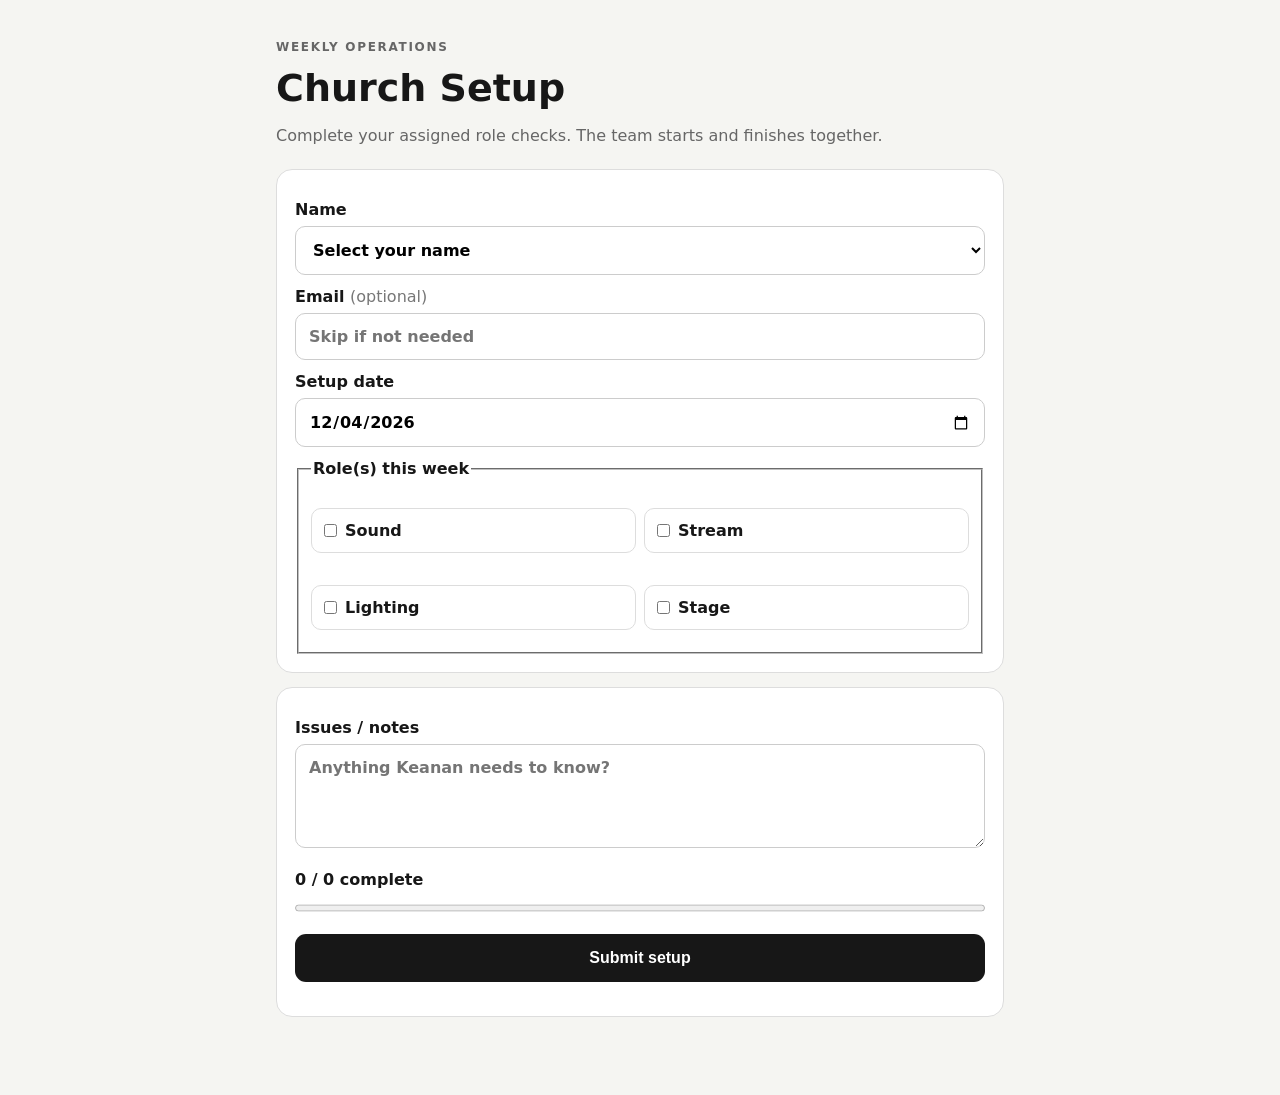
<file: index.html>
<!doctype html><html><head><meta charset='utf-8'><meta name='viewport' content='width=device-width,initial-scale=1'><title>Church Setup</title><link rel='stylesheet' href='style.css'></head><body><main><header><p class='eyebrow'>WEEKLY OPERATIONS</p><h1>Church Setup</h1><p>Complete your assigned role checks. The team starts and finishes together.</p></header><section class='card' id='identity'><label>Name<select id='name' required><option value=''>Select your name</option><option>Brian</option><option>Lesego</option><option>Witness</option><option>Kyle</option></select></label><label>Email <span>(optional)</span><input id='email' type='email' placeholder='Skip if not needed'></label><label>Setup date<input id='date' type='date'></label><fieldset><legend>Role(s) this week</legend><div id='roles' class='roles'></div></fieldset></section><section id='checklists'></section><section class='card'><label>Issues / notes<textarea id='notes' rows='4' placeholder='Anything Keanan needs to know?'></textarea></label><div class='progress'><span id='progressText'>0 / 0 complete</span><progress id='progress' value='0' max='1'></progress></div><button id='submit' type='button'>Submit setup</button><p id='status'></p></section></main><script src='app.js'></script></body></html>
</file>
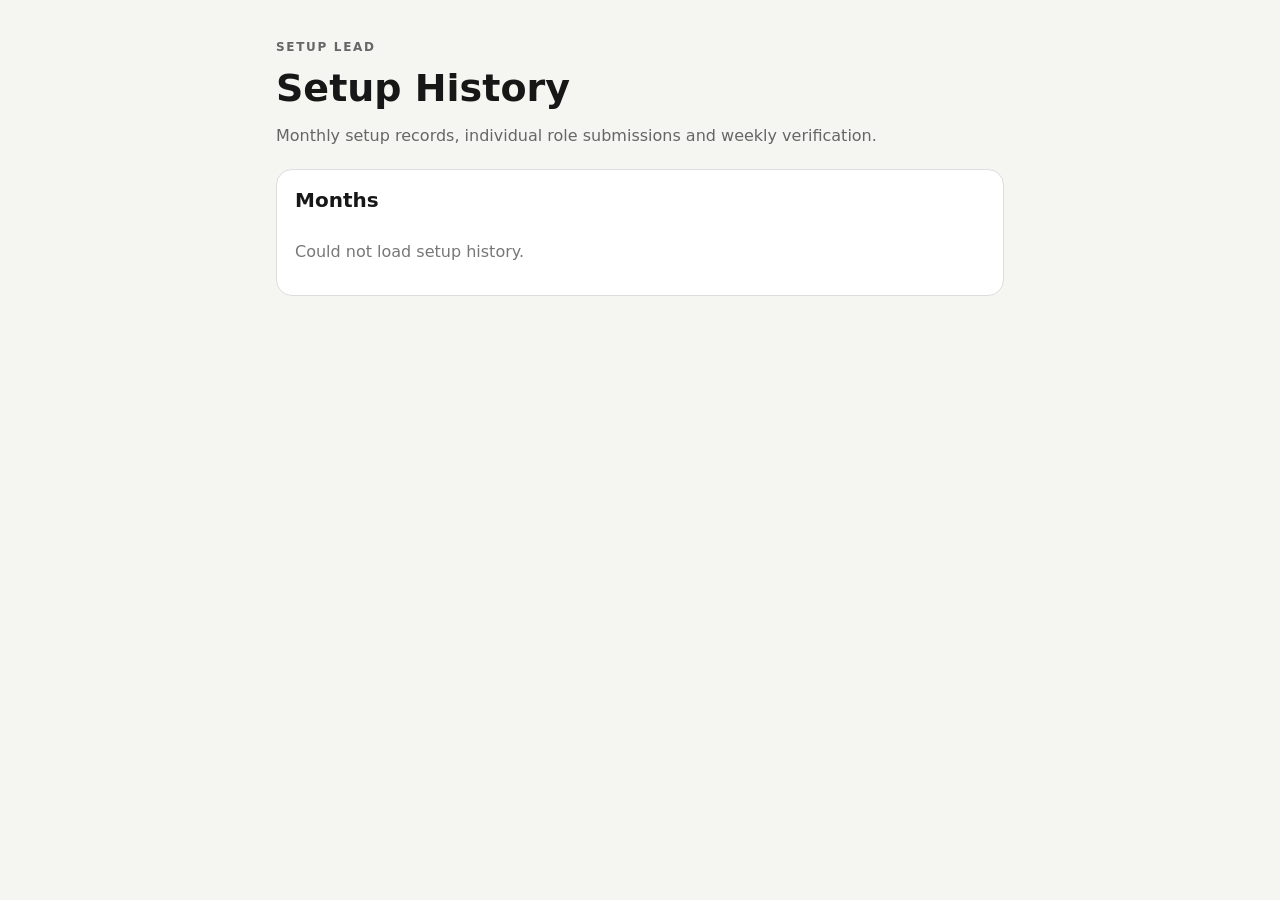
<file: history.html>
<!doctype html>
<html><head><meta charset='utf-8'><meta name='viewport' content='width=device-width,initial-scale=1'><title>Church Setup History</title><link rel='stylesheet' href='style.css'></head>
<body><main><header><p class='eyebrow'>SETUP LEAD</p><h1>Setup History</h1><p>Monthly setup records, individual role submissions and weekly verification.</p></header><section class='card'><div class='section-title'><h2>Months</h2><span id='loading' class='shared'>LOADING</span></div><div id='months' class='month-grid'></div><p id='historyStatus' class='muted'></p></section><section id='historyContent'></section></main><script src='history.js'></script></body></html>
</file>
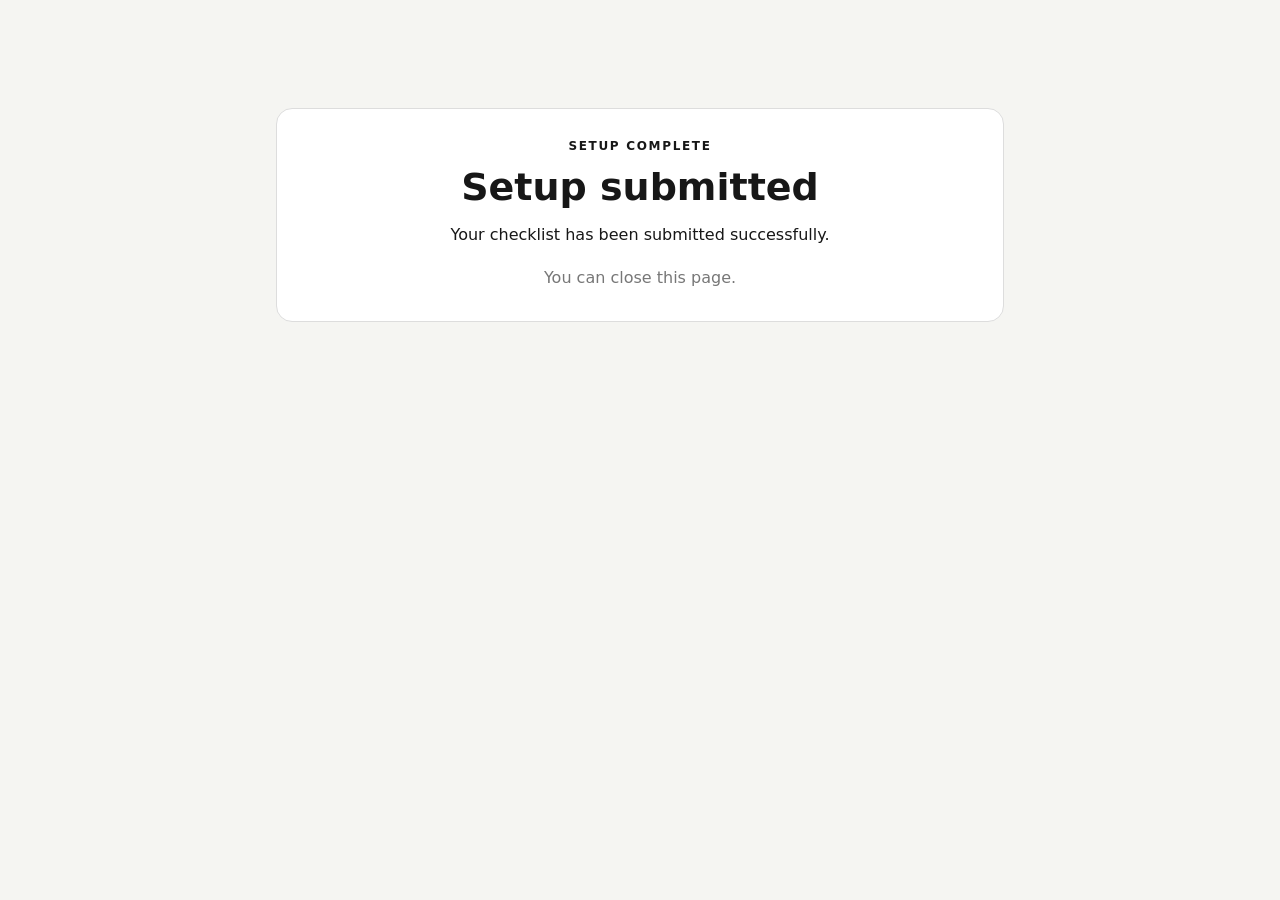
<file: success.html>
<!doctype html>
<html>
<head>
  <meta charset="utf-8">
  <meta name="viewport" content="width=device-width,initial-scale=1">
  <title>Setup Submitted</title>
  <link rel="stylesheet" href="style.css">
</head>

<body>
  <main>
    <section class="card" style="margin-top:80px;text-align:center;">
      <p class="eyebrow">SETUP COMPLETE</p>

      <h1>Setup submitted</h1>

      <p>
        Your checklist has been submitted successfully.
      </p>

      <p style="color:#777;margin-top:24px;">
        You can close this page.
      </p>
    </section>
  </main>
</body>
</html>
</file>
<file: style.css>
:root{font-family:Inter,system-ui,sans-serif;background:#f5f5f2;color:#171717}*{box-sizing:border-box}body{margin:0}main{max-width:760px;margin:auto;padding:28px 16px 64px}header{margin-bottom:24px}.eyebrow{font-size:12px;font-weight:800;letter-spacing:.14em}h1{font-size:38px;margin:4px 0 8px}header p{color:#666}.card{background:#fff;border:1px solid #ddd;border-radius:16px;padding:18px;margin:14px 0}label,legend{display:block;font-weight:700;margin:12px 0}label span{font-weight:400;color:#777}input,select,textarea{width:100%;padding:13px;margin-top:7px;border:1px solid #ccc;border-radius:10px;font:inherit;background:white}.roles{display:grid;grid-template-columns:repeat(2,1fr);gap:8px}.role{display:flex;align-items:center;gap:8px;border:1px solid #ddd;padding:12px;border-radius:10px}.role input{width:auto;margin:0}.section-title{display:flex;justify-content:space-between;align-items:center}.section-title h2{font-size:20px;margin:0}.task{display:flex;gap:12px;padding:11px 0;border-bottom:1px solid #eee;font-weight:500}.task:last-child{border:0}.task input{width:22px;height:22px;margin:0;flex:0 0 auto}.shared{font-size:11px;padding:4px 7px;border-radius:20px;background:#eee}.progress{margin:18px 0}.progress span{display:block;margin-bottom:8px;font-weight:700}progress{width:100%;height:14px}button{width:100%;border:0;border-radius:11px;padding:15px;font-size:16px;font-weight:800;background:#171717;color:white;cursor:pointer}button:disabled{opacity:.45}@media(max-width:520px){h1{font-size:32px}.roles{grid-template-columns:1fr}}
.muted{color:#777}.month-grid{display:grid;grid-template-columns:repeat(2,1fr);gap:8px;margin-top:14px}.month-btn{background:#eee;color:#171717;border:1px solid #ddd}.month-btn.active{background:#171717;color:white}.history-date .eyebrow{margin:0 0 5px;color:#777}.pill{font-size:11px;font-weight:800;padding:6px 9px;border-radius:20px;background:#eee;white-space:nowrap}.summary-grid{display:grid;grid-template-columns:repeat(4,1fr);gap:8px;margin:18px 0}.stat{padding:12px;border:1px solid #e5e5e5;border-radius:12px}.stat strong{display:block;font-size:20px}.stat span{display:block;font-size:11px;color:#777;margin-top:4px}.submission{border:1px solid #e5e5e5;border-radius:12px;margin:10px 0;overflow:hidden}.submission summary{display:flex;justify-content:space-between;align-items:center;gap:12px;padding:14px;cursor:pointer}.submission summary span:first-child{display:flex;flex-direction:column}.submission small{color:#777;margin-top:3px}.issue-text{padding:12px 14px;background:#fafafa;border-top:1px solid #eee;font-size:14px}.check-results{padding:0 14px 10px}.check-result{display:flex;gap:10px;padding:10px 0;border-top:1px solid #eee}.check-result>span{font-weight:900;width:18px}.check-result p{margin:3px 0 0;color:#666;font-size:14px}.verification{margin-top:18px;padding-top:16px;border-top:1px solid #ddd}.verification h3{margin:0 0 4px}.verification button{margin-top:12px}@media(max-width:520px){.month-grid{grid-template-columns:1fr}.summary-grid{grid-template-columns:repeat(2,1fr)}}
</file>
